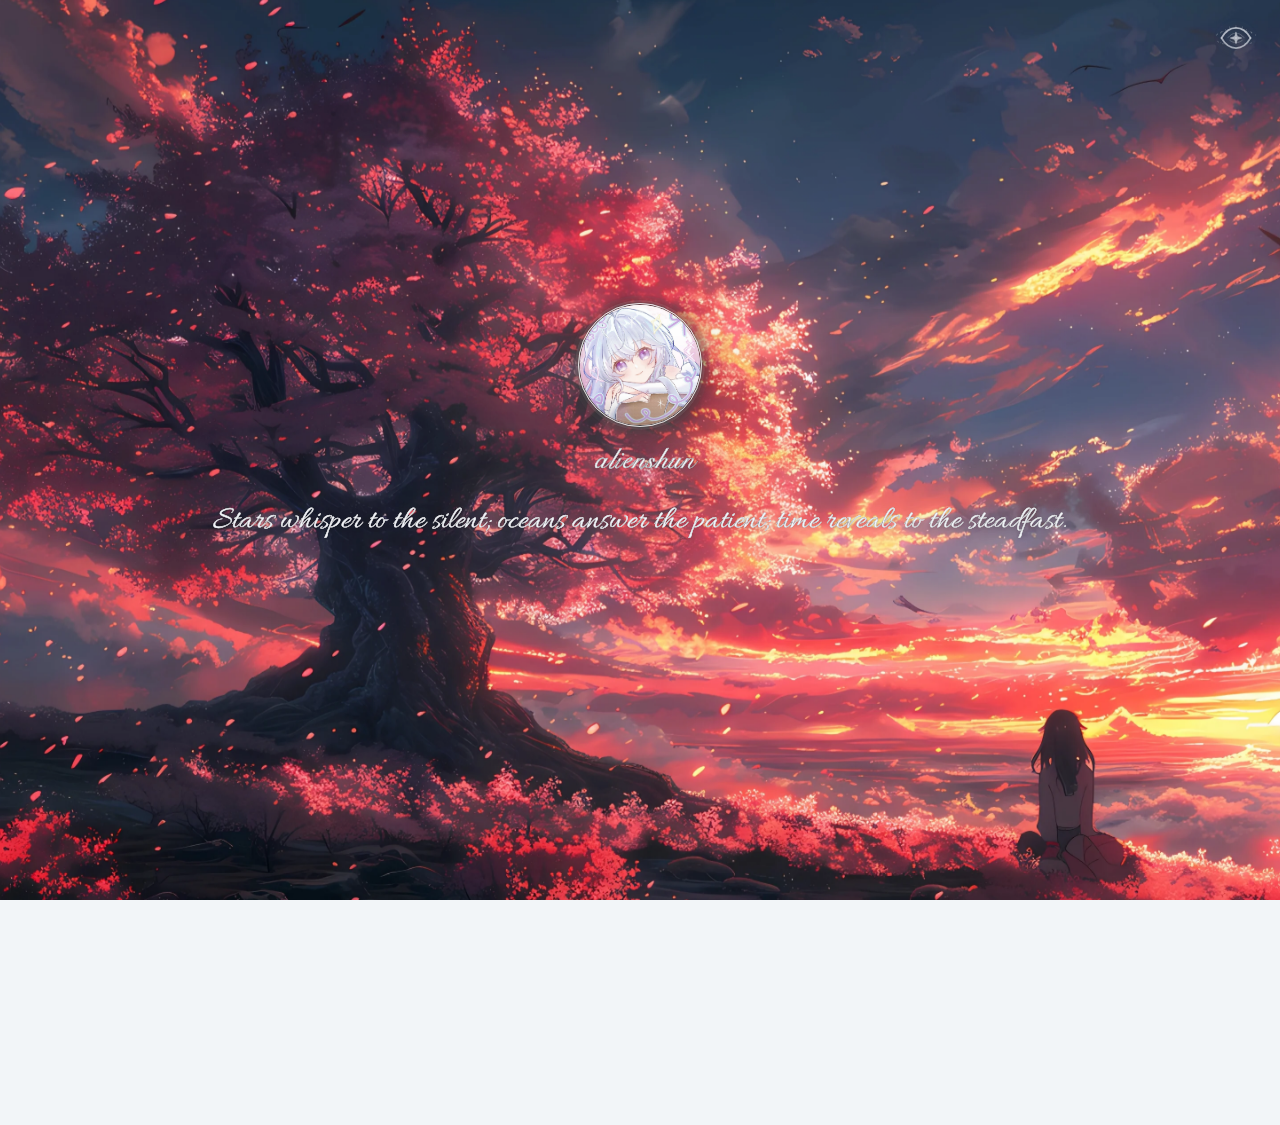
<file: index.html>
<!-- AUTO-GENERATED by scripts/generate_index_pages.js. Edit scripts/templates/index.template.html instead. -->
<!DOCTYPE html>
<html lang="en">
<head>
<meta charset="UTF-8" />
<meta name="viewport" content="width=device-width, initial-scale=1.0" />
<base href="./">

<title>alienshun</title>

<script src="./assets/js/Config/SiteFonts.js"></script>
<script src="./assets/js/Config/SiteResources.js"></script>
<script src="./assets/js/Functions/general/SiteEarlyBoot.js"></script>
</head>

<body>
  <div id="mount-top-nav"></div>
  <div id="mount-cover"></div>
  <div id="mount-resume"></div>
  <div id="mount-social"></div>
  <div id="mount-toolkit"></div>
  <div id="mount-schedule"></div>
  <div id="mount-life"></div>

  <script src="./assets/js/Functions/general/SiteResourceLoader.js"></script>
</body>
</html>
</file>
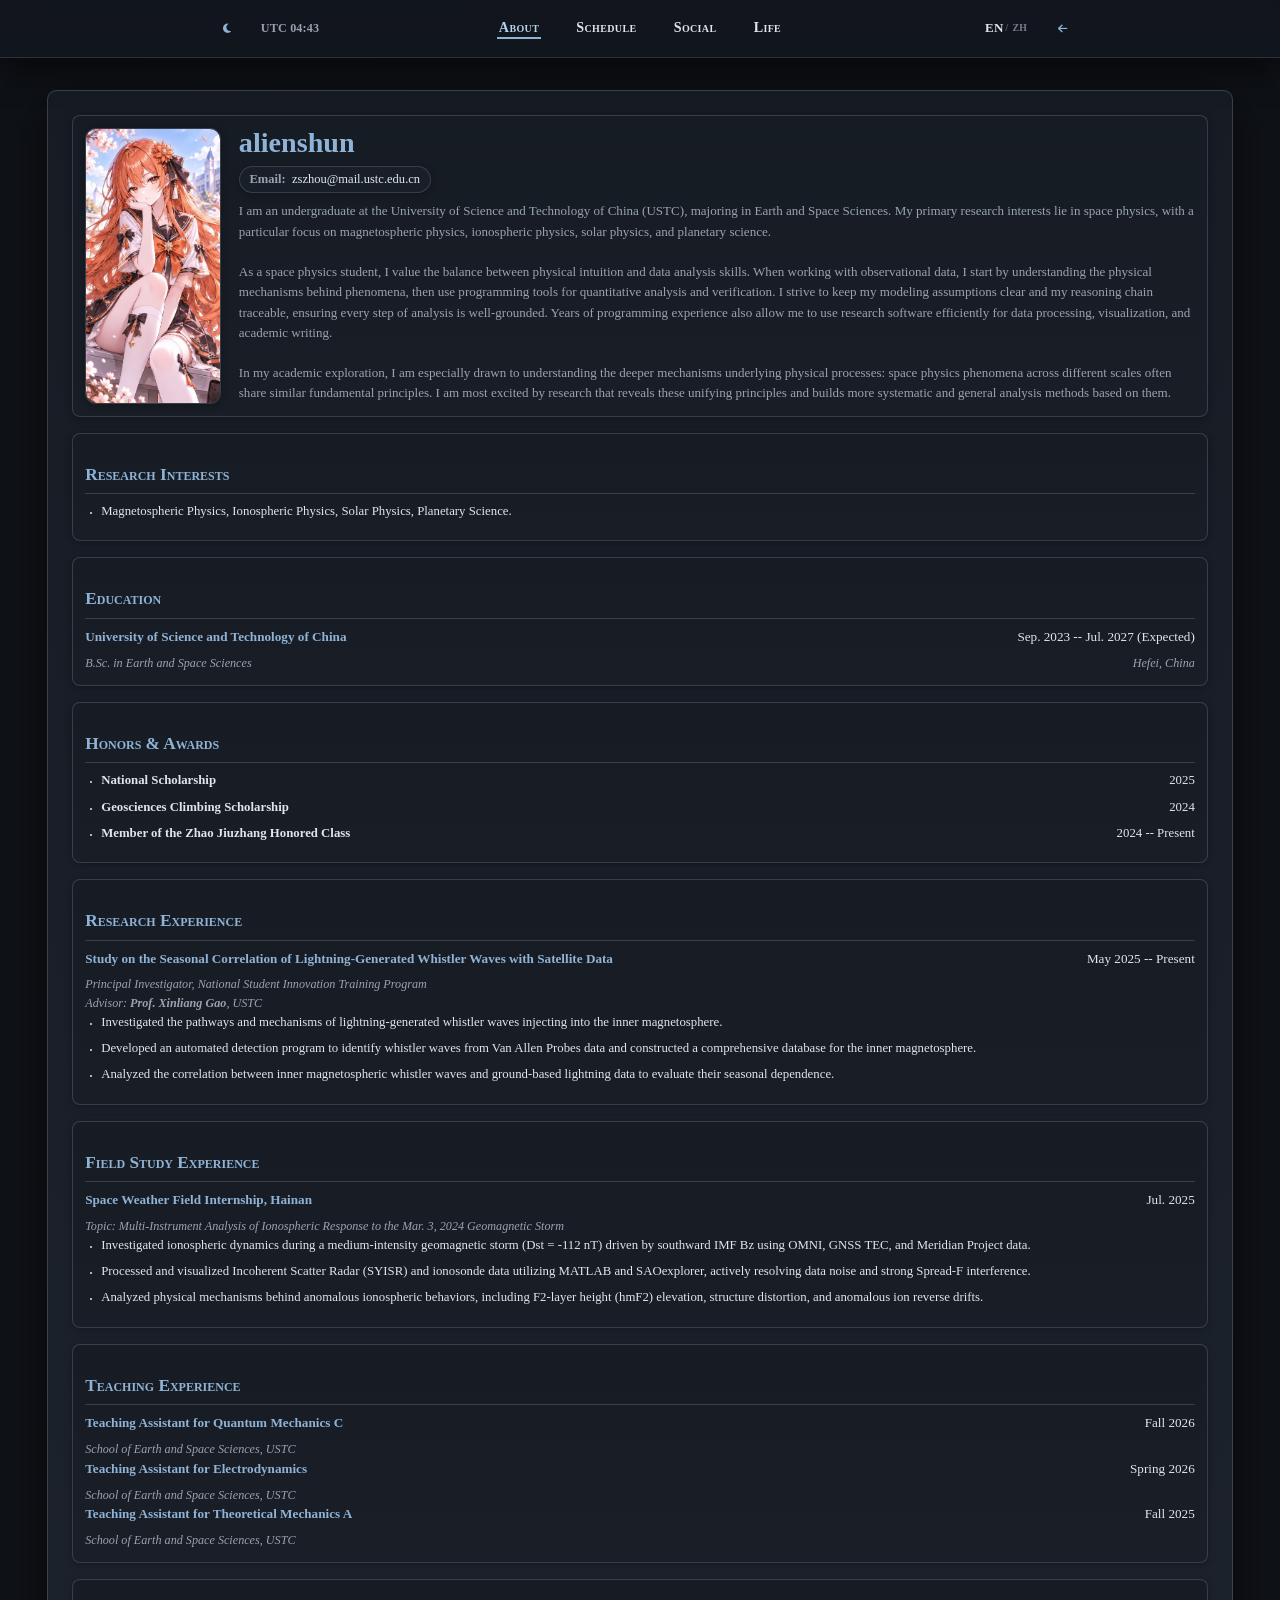
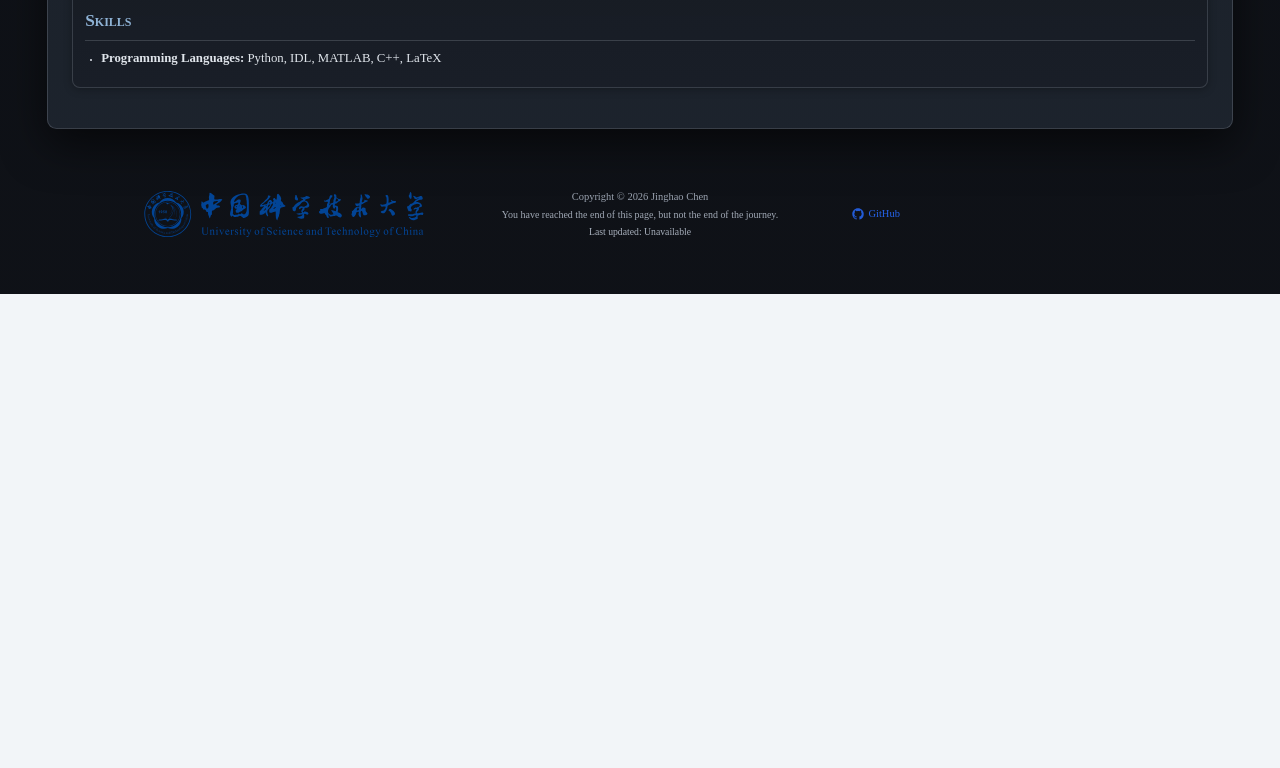
<file: about/index.html>
<!-- AUTO-GENERATED by scripts/generate_index_pages.js. Edit scripts/templates/index.template.html instead. -->
<!DOCTYPE html>
<html lang="en">
<head>
<meta charset="UTF-8" />
<meta name="viewport" content="width=device-width, initial-scale=1.0" />
<base href="../">
<script>
  document.documentElement.classList.add('route-entry');
</script>

<style>
  html.route-entry #mount-cover,
  html.route-entry #cover {
    display: none !important;
  }
</style>
<title>alienshun</title>

<script src="./assets/js/Config/SiteFonts.js"></script>
<script src="./assets/js/Config/SiteResources.js"></script>
<script src="./assets/js/Functions/general/SiteEarlyBoot.js"></script>
</head>

<body>
  <div id="mount-top-nav"></div>
  <div id="mount-cover"></div>
  <div id="mount-resume"></div>
  <div id="mount-social"></div>
  <div id="mount-toolkit"></div>
  <div id="mount-schedule"></div>
  <div id="mount-life"></div>

  <script src="./assets/js/Functions/general/SiteResourceLoader.js"></script>
</body>
</html>
</file>
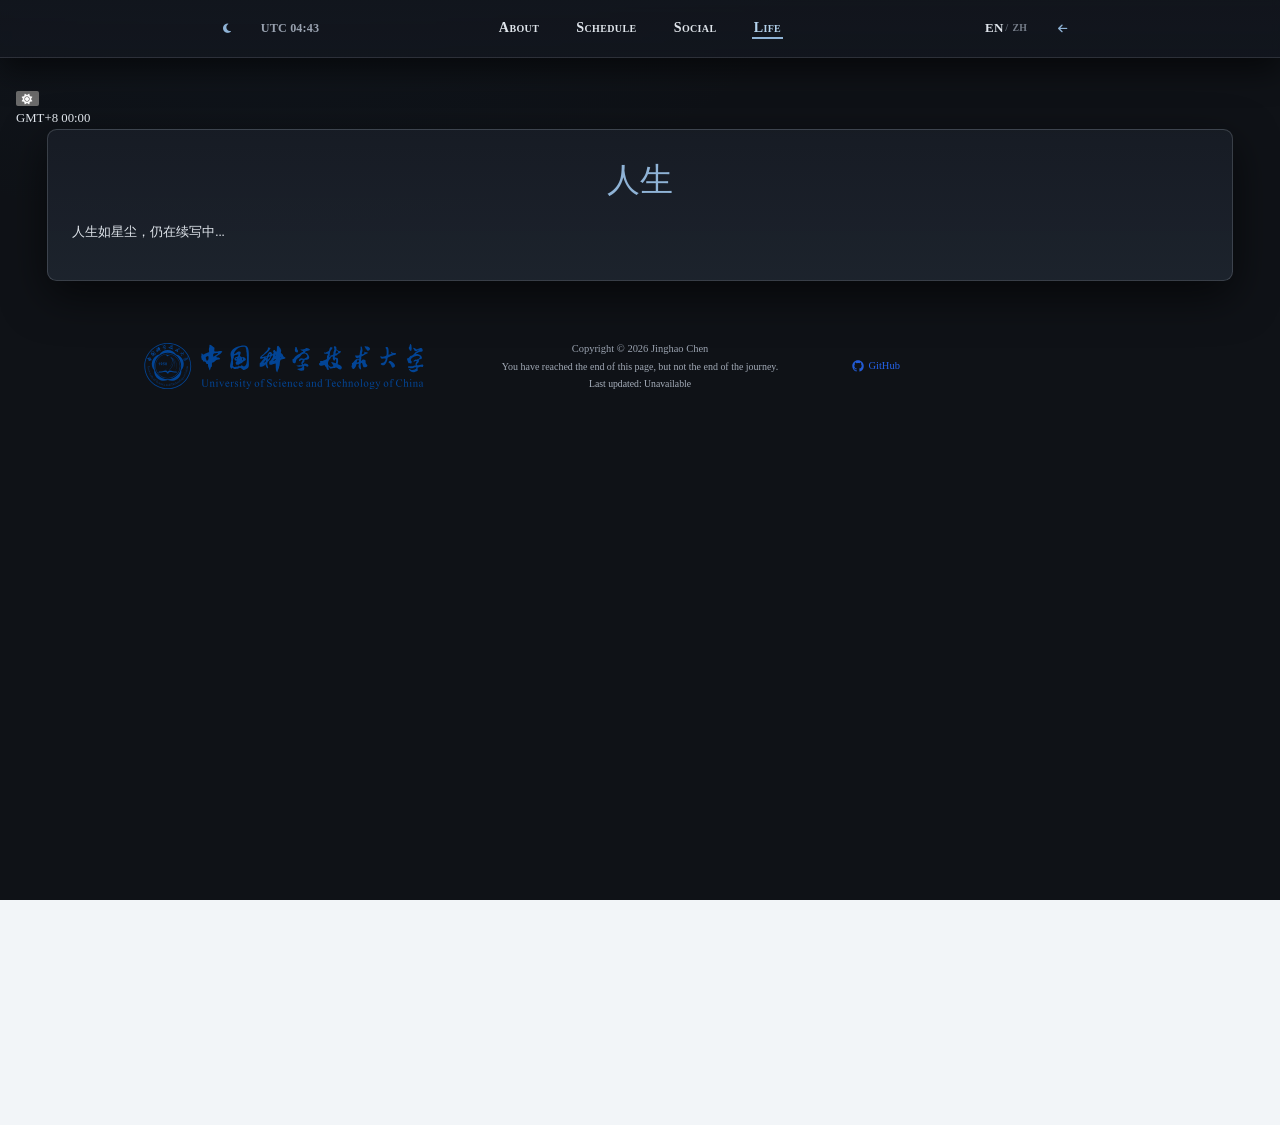
<file: life/activities_moments/index.html>
<!-- AUTO-GENERATED by scripts/generate_index_pages.js. Edit scripts/templates/index.template.html instead. -->
<!DOCTYPE html>
<html lang="en">
<head>
<meta charset="UTF-8" />
<meta name="viewport" content="width=device-width, initial-scale=1.0" />
<base href="../../">
<script>
  document.documentElement.classList.add('route-entry');
</script>

<style>
  html.route-entry #mount-cover,
  html.route-entry #cover {
    display: none !important;
  }
</style>
<title>alienshun</title>

<script src="./assets/js/Config/SiteFonts.js"></script>
<script src="./assets/js/Config/SiteResources.js"></script>
<script src="./assets/js/Functions/general/SiteEarlyBoot.js"></script>
</head>

<body>
  <div id="mount-top-nav"></div>
  <div id="mount-cover"></div>
  <div id="mount-resume"></div>
  <div id="mount-social"></div>
  <div id="mount-toolkit"></div>
  <div id="mount-schedule"></div>
  <div id="mount-life"></div>

  <script src="./assets/js/Functions/general/SiteResourceLoader.js"></script>
</body>
</html>
</file>
